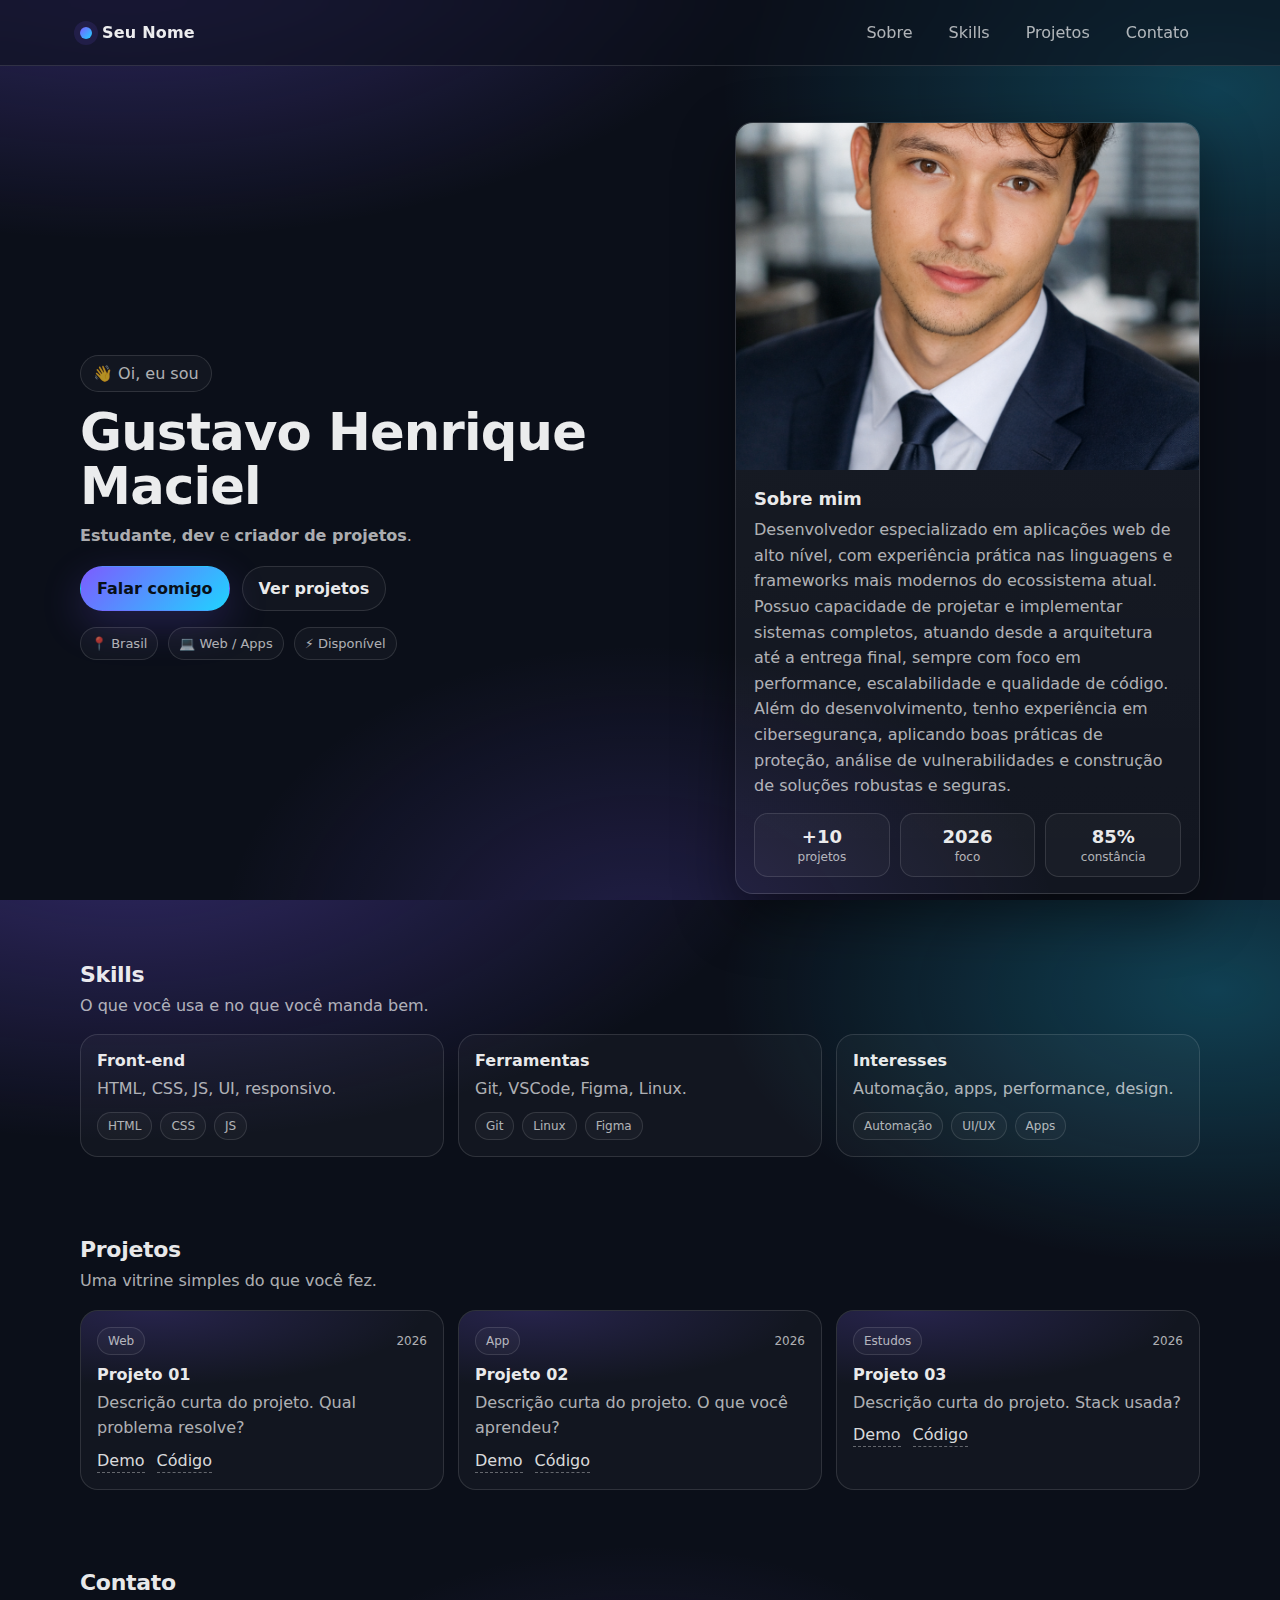
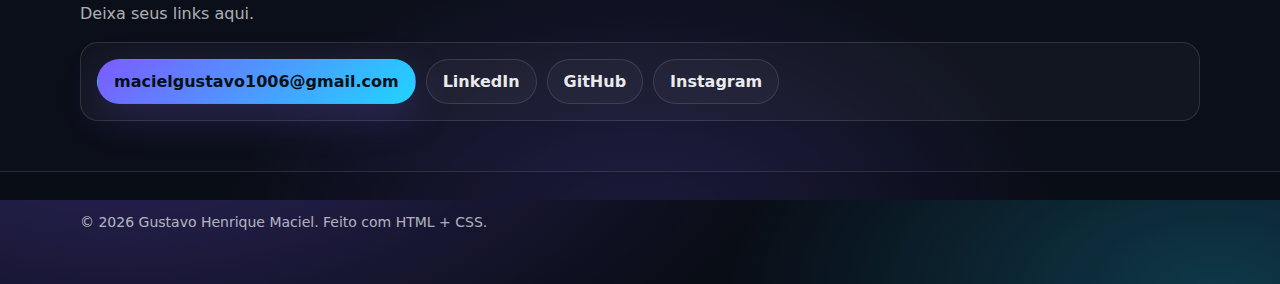
<file: index.html>
<!-- index.html -->
<!doctype html>
<html lang="pt-br">
<head>
  <meta charset="utf-8" />
  <meta name="viewport" content="width=device-width, initial-scale=1" />
  <title>Gustavo Henrique Maciel — Apresentação</title>
  <link rel="stylesheet" href="base.css" />
</head>

<body>
  <header class="topbar">
    <div class="container topbar__inner">
      <a class="brand" href="#">
        <span class="brand__dot"></span>
        <span class="brand__name">Seu Nome</span>
      </a>

      <nav class="nav">
        <a href="#sobre">Sobre</a>
        <a href="#skills">Skills</a>
        <a href="#projetos">Projetos</a>
        <a href="#contato">Contato</a>
      </nav>
    </div>
  </header>

  <main>
    <!-- HERO -->
    <section class="hero">
      <div class="container hero__grid">
        <div class="hero__content">
          <p class="tag">👋 Oi, eu sou</p>
          <h1 class="title">Gustavo Henrique Maciel</h1>
          <p class="subtitle">
             <b>Estudante</b>, <b>dev</b> e <b>criador de projetos</b>.
          </p>

          <div class="cta">
            <a class="btn btn--primary" href="#contato">Falar comigo</a>
            <a class="btn btn--ghost" href="#projetos">Ver projetos</a>
          </div>

          <div class="badges">
            <span class="badge">📍 Brasil</span>
            <span class="badge">💻 Web / Apps</span>
            <span class="badge">⚡ Disponível</span>
          </div>
        </div>

        <aside class="hero__card">
          <div class="photo">
            <!-- Troque pela sua imagem -->
            <img src="img/ChatGPT Image 23 de fev. de 2026, 17_01_27.png" alt="Foto de perfil" />
          </div>

          <div class="card__body" id="sobre">
            <h2 class="card__title">Sobre mim</h2>
            <p class="card__text">
              Desenvolvedor especializado em aplicações web de alto nível, com experiência prática nas linguagens e frameworks mais modernos do ecossistema atual. Possuo capacidade de projetar e implementar sistemas completos, atuando desde a arquitetura até a entrega final, sempre com foco em performance, escalabilidade e qualidade de código.

Além do desenvolvimento, tenho experiência em cibersegurança, aplicando boas práticas de proteção, análise de vulnerabilidades e construção de soluções robustas e seguras.
            </p>

            <div class="card__row">
              <div class="stat">
                <div class="stat__num">+10</div>
                <div class="stat__label">projetos</div>
              </div>
              <div class="stat">
                <div class="stat__num">2026</div>
                <div class="stat__label">foco</div>
              </div>
              <div class="stat">
                <div class="stat__num">85%</div>
                <div class="stat__label">constância</div>
              </div>
            </div>
          </div>
        </aside>
      </div>
    </section>

    <!-- SKILLS -->
    <section class="section" id="skills">
      <div class="container">
        <div class="section__head">
          <h2>Skills</h2>
          <p>O que você usa e no que você manda bem.</p>
        </div>

        <div class="grid grid--3">
          <div class="tile">
            <h3>Front-end</h3>
            <p>HTML, CSS, JS, UI, responsivo.</p>
            <div class="chips">
              <span class="chip">HTML</span>
              <span class="chip">CSS</span>
              <span class="chip">JS</span>
            </div>
          </div>

          <div class="tile">
            <h3>Ferramentas</h3>
            <p>Git, VSCode, Figma, Linux.</p>
            <div class="chips">
              <span class="chip">Git</span>
              <span class="chip">Linux</span>
              <span class="chip">Figma</span>
            </div>
          </div>

          <div class="tile">
            <h3>Interesses</h3>
            <p>Automação, apps, performance, design.</p>
            <div class="chips">
              <span class="chip">Automação</span>
              <span class="chip">UI/UX</span>
              <span class="chip">Apps</span>
            </div>
          </div>
        </div>
      </div>
    </section>

    <!-- PROJECTS -->
    <section class="section" id="projetos">
      <div class="container">
        <div class="section__head">
          <h2>Projetos</h2>
          <p>Uma vitrine simples do que você fez.</p>
        </div>

        <div class="grid grid--3">
          <article class="project">
            <div class="project__top">
              <span class="project__tag">Web</span>
              <span class="project__date">2026</span>
            </div>
            <h3>Projeto 01</h3>
            <p>Descrição curta do projeto. Qual problema resolve?</p>
            <div class="project__links">
              <a href="#" class="link">Demo</a>
              <a href="#" class="link">Código</a>
            </div>
          </article>

          <article class="project">
            <div class="project__top">
              <span class="project__tag">App</span>
              <span class="project__date">2026</span>
            </div>
            <h3>Projeto 02</h3>
            <p>Descrição curta do projeto. O que você aprendeu?</p>
            <div class="project__links">
              <a href="#" class="link">Demo</a>
              <a href="#" class="link">Código</a>
            </div>
          </article>

          <article class="project">
            <div class="project__top">
              <span class="project__tag">Estudos</span>
              <span class="project__date">2026</span>
            </div>
            <h3>Projeto 03</h3>
            <p>Descrição curta do projeto. Stack usada?</p>
            <div class="project__links">
              <a href="#" class="link">Demo</a>
              <a href="#" class="link">Código</a>
            </div>
          </article>
        </div>
      </div>
    </section>

    <!-- CONTACT -->
    <section class="section" id="contato">
      <div class="container contact">
        <div class="section__head">
          <h2>Contato</h2>
          <p>Deixa seus links aqui.</p>
        </div>

        <div class="contact__box">
          <a class="btn btn--primary" href="mailto:macielgustavo1006@gmail.com">macielgustavo1006@gmail.com</a>
          <a class="btn btn--ghost" href="#" target="_blank" rel="noreferrer">LinkedIn</a>
          <a class="btn btn--ghost" href="#" target="_blank" rel="noreferrer">GitHub</a>
          <a class="btn btn--ghost" href="#" target="_blank" rel="noreferrer">Instagram</a>
        </div>
      </div>
    </section>
  </main>

  <footer class="footer">
    <div class="container footer__inner">
      <p>© <span id="year"></span> Gustavo Henrique Maciel. Feito com HTML + CSS.</p>
    </div>
  </footer>

  <script>
    document.getElementById("year").textContent = new Date().getFullYear();
  </script>
</body>
</html>
</file>
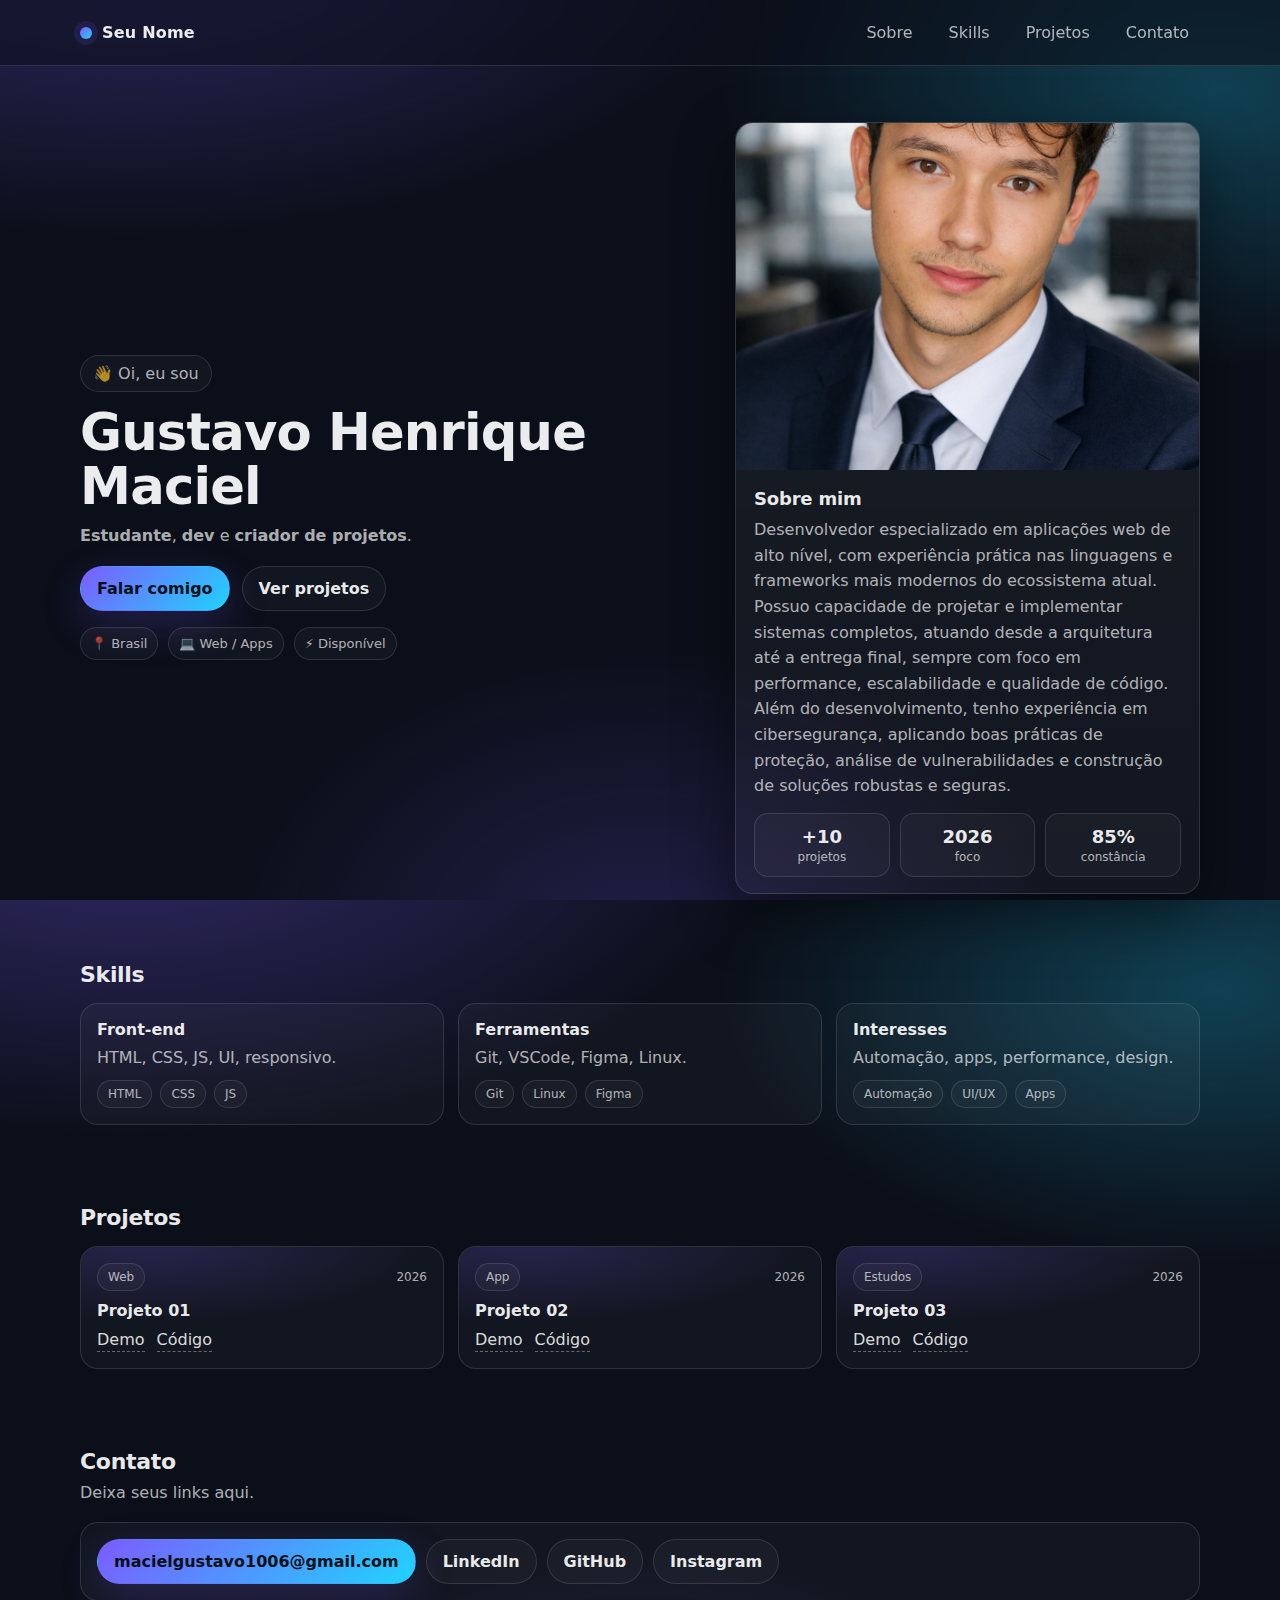
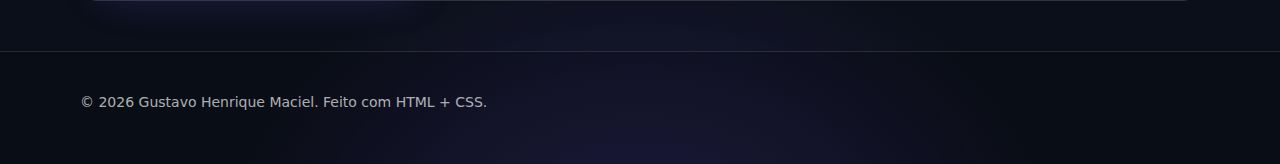
<file: 00_apresentacao/index.html>
<!-- index.html -->
<!doctype html>
<html lang="pt-br">
<head>
  <meta charset="utf-8" />
  <meta name="viewport" content="width=device-width, initial-scale=1" />
  <title>Gustavo Henrique Maciel — Apresentação</title>
  <link rel="stylesheet" href="style.css" />
</head>

<body>
  <header class="topbar">
    <div class="container topbar__inner">
      <a class="brand" href="#">
        <span class="brand__dot"></span>
        <span class="brand__name">Seu Nome</span>
      </a>

      <nav class="nav">
        <a href="#sobre">Sobre</a>
        <a href="#skills">Skills</a>
        <a href="#projetos">Projetos</a>
        <a href="#contato">Contato</a>
      </nav>
    </div>
  </header>

  <main>
    <!-- HERO -->
    <section class="hero">
      <div class="container hero__grid">
        <div class="hero__content">
          <p class="tag">👋 Oi, eu sou</p>
          <h1 class="title">Gustavo Henrique Maciel</h1>
          <p class="subtitle">
             <b>Estudante</b>, <b>dev</b> e <b>criador de projetos</b>.
          </p>

          <div class="cta">
            <a class="btn btn--primary" href="#contato">Falar comigo</a>
            <a class="btn btn--ghost" href="#projetos">Ver projetos</a>
          </div>

          <div class="badges">
            <span class="badge">📍 Brasil</span>
            <span class="badge">💻 Web / Apps</span>
            <span class="badge">⚡ Disponível</span>
          </div>
        </div>

        <aside class="hero__card">
          <div class="photo">
            <!-- Troque pela sua imagem -->
            <img src="imgs/ChatGPT Image 23 de fev. de 2026, 17_01_27.png" alt="Foto de perfil" />
          </div>

          <div class="card__body" id="sobre">
            <h2 class="card__title">Sobre mim</h2>
            <p class="card__text">
              Desenvolvedor especializado em aplicações web de alto nível, com experiência prática nas linguagens e frameworks mais modernos do ecossistema atual. Possuo capacidade de projetar e implementar sistemas completos, atuando desde a arquitetura até a entrega final, sempre com foco em performance, escalabilidade e qualidade de código.

Além do desenvolvimento, tenho experiência em cibersegurança, aplicando boas práticas de proteção, análise de vulnerabilidades e construção de soluções robustas e seguras.
            </p>

            <div class="card__row">
              <div class="stat">
                <div class="stat__num">+10</div>
                <div class="stat__label">projetos</div>
              </div>
              <div class="stat">
                <div class="stat__num">2026</div>
                <div class="stat__label">foco</div>
              </div>
              <div class="stat">
                <div class="stat__num">85%</div>
                <div class="stat__label">constância</div>
              </div>
            </div>
          </div>
        </aside>
      </div>
    </section>

    <!-- SKILLS -->
    <section class="section" id="skills">
      <div class="container">
        <div class="section__head">
          <h2>Skills</h2>
          <p></p>
        </div>

        <div class="grid grid--3">
          <div class="tile">
            <h3>Front-end</h3>
            <p>HTML, CSS, JS, UI, responsivo.</p>
            <div class="chips">
              <span class="chip">HTML</span>
              <span class="chip">CSS</span>
              <span class="chip">JS</span>
            </div>
          </div>

          <div class="tile">
            <h3>Ferramentas</h3>
            <p>Git, VSCode, Figma, Linux.</p>
            <div class="chips">
              <span class="chip">Git</span>
              <span class="chip">Linux</span>
              <span class="chip">Figma</span>
            </div>
          </div>

          <div class="tile">
            <h3>Interesses</h3>
            <p>Automação, apps, performance, design.</p>
            <div class="chips">
              <span class="chip">Automação</span>
              <span class="chip">UI/UX</span>
              <span class="chip">Apps</span>
            </div>
          </div>
        </div>
      </div>
    </section>

    <!-- PROJECTS -->
    <section class="section" id="projetos">
      <div class="container">
        <div class="section__head">
          <h2>Projetos</h2>
          <p></p>
        </div>

        <div class="grid grid--3">
          <article class="project">
            <div class="project__top">
              <span class="project__tag">Web</span>
              <span class="project__date">2026</span>
            </div>
            <h3>Projeto 01</h3>
            <p></p>
            <div class="project__links">
              <a href="#" class="link">Demo</a>
              <a href="#" class="link">Código</a>
            </div>
          </article>

          <article class="project">
            <div class="project__top">
              <span class="project__tag">App</span>
              <span class="project__date">2026</span>
            </div>
            <h3>Projeto 02</h3>
            <p></p>
            <div class="project__links">
              <a href="#" class="link">Demo</a>
              <a href="#" class="link">Código</a>
            </div>
          </article>

          <article class="project">
            <div class="project__top">
              <span class="project__tag">Estudos</span>
              <span class="project__date">2026</span>
            </div>
            <h3>Projeto 03</h3>
            <p></p>
            <div class="project__links">
              <a href="#" class="link">Demo</a>
              <a href="#" class="link">Código</a>
            </div>
          </article>
        </div>
      </div>
    </section>

    <!-- CONTACT -->
    <section class="section" id="contato">
      <div class="container contact">
        <div class="section__head">
          <h2>Contato</h2>
          <p>Deixa seus links aqui.</p>
        </div>

        <div class="contact__box">
          <a class="btn btn--primary" href="mailto:macielgustavo1006@gmail.com">macielgustavo1006@gmail.com</a>
          <a class="btn btn--ghost" href="#" target="_blank" rel="noreferrer">LinkedIn</a>
          <a class="btn btn--ghost" href="#" target="_blank" rel="noreferrer">GitHub</a>
          <a class="btn btn--ghost" href="#" target="_blank" rel="noreferrer">Instagram</a>
        </div>
      </div>
    </section>
  </main>

  <footer class="footer">
    <div class="container footer__inner">
      <p>© <span id="year"></span> Gustavo Henrique Maciel. Feito com HTML + CSS.</p>
    </div>
  </footer>

  <script>
    document.getElementById("year").textContent = new Date().getFullYear();
  </script>
</body>
</html>
</file>
<file: base.css>
/* style.css */
:root{
  --bg: #0b0f19;
  --card: rgba(255,255,255,.06);
  --card2: rgba(255,255,255,.08);
  --text: rgba(255,255,255,.92);
  --muted: rgba(255,255,255,.68);
  --line: rgba(255,255,255,.12);
  --accent: #7c5cff;
  --accent2: #20d3ff;
  --shadow: 0 20px 60px rgba(0,0,0,.45);
  --radius: 18px;
}

*{ box-sizing: border-box; }
html,body{ height: 100%; }
body{
  margin: 0;
  font-family: ui-sans-serif, system-ui, -apple-system, Segoe UI, Roboto, Arial, "Noto Sans", "Helvetica Neue", sans-serif;
  color: var(--text);
  background:
    radial-gradient(1200px 600px at 10% -10%, rgba(124,92,255,.35), transparent 55%),
    radial-gradient(900px 500px at 95% 10%, rgba(32,211,255,.25), transparent 55%),
    radial-gradient(700px 500px at 50% 105%, rgba(124,92,255,.20), transparent 60%),
    var(--bg);
}

a{ color: inherit; text-decoration: none; }

.container{
  width: min(1120px, calc(100% - 40px));
  margin-inline: auto;
}

.topbar{
  position: sticky;
  top: 0;
  z-index: 50;
  backdrop-filter: blur(14px);
  background: rgba(11,15,25,.55);
  border-bottom: 1px solid var(--line);
}

.topbar__inner{
  display: flex;
  align-items: center;
  justify-content: space-between;
  padding: 14px 0;
  gap: 16px;
}

.brand{
  display: inline-flex;
  align-items: center;
  gap: 10px;
}

.brand__dot{
  width: 12px;
  height: 12px;
  border-radius: 999px;
  background: linear-gradient(135deg, var(--accent), var(--accent2));
  box-shadow: 0 0 0 6px rgba(124,92,255,.12);
}

.brand__name{
  font-weight: 700;
  letter-spacing: .2px;
}

.nav{
  display: flex;
  gap: 14px;
  flex-wrap: wrap;
  justify-content: flex-end;
}

.nav a{
  padding: 8px 10px;
  border-radius: 999px;
  color: var(--muted);
  border: 1px solid transparent;
  transition: .2s ease;
}
.nav a:hover{
  color: var(--text);
  border-color: var(--line);
  background: rgba(255,255,255,.04);
}

.hero{
  padding: 56px 0 28px;
}

.hero__grid{
  display: grid;
  grid-template-columns: 1.15fr .85fr;
  gap: 26px;
  align-items: center;
}

.tag{
  display: inline-flex;
  width: fit-content;
  padding: 8px 12px;
  border-radius: 999px;
  border: 1px solid var(--line);
  background: rgba(255,255,255,.03);
  color: var(--muted);
  margin: 0 0 14px;
}

.title{
  font-size: clamp(34px, 4vw, 56px);
  line-height: 1.04;
  letter-spacing: -0.8px;
  margin: 0 0 10px;
}

.subtitle{
  margin: 0 0 18px;
  color: var(--muted);
  font-size: 16px;
  line-height: 1.6;
  max-width: 56ch;
}

.cta{
  display: flex;
  gap: 12px;
  flex-wrap: wrap;
  margin: 18px 0 16px;
}

.btn{
  display: inline-flex;
  align-items: center;
  justify-content: center;
  padding: 12px 16px;
  border-radius: 999px;
  border: 1px solid var(--line);
  background: rgba(255,255,255,.03);
  color: var(--text);
  transition: .2s ease;
  font-weight: 650;
}

.btn--primary{
  border-color: transparent;
  background: linear-gradient(135deg, var(--accent), var(--accent2));
  color: #081018;
  box-shadow: 0 14px 40px rgba(124,92,255,.22);
}
.btn--primary:hover{ transform: translateY(-1px); }

.btn--ghost:hover{
  background: rgba(255,255,255,.06);
  border-color: rgba(255,255,255,.18);
  transform: translateY(-1px);
}

.badges{
  display: flex;
  gap: 10px;
  flex-wrap: wrap;
  margin-top: 14px;
}

.badge{
  font-size: 13px;
  color: var(--muted);
  padding: 8px 10px;
  border-radius: 999px;
  border: 1px solid var(--line);
  background: rgba(255,255,255,.03);
}

.hero__card{
  border: 1px solid var(--line);
  border-radius: var(--radius);
  background: linear-gradient(180deg, rgba(255,255,255,.06), rgba(255,255,255,.03));
  box-shadow: var(--shadow);
  overflow: hidden;
}

.photo{
  aspect-ratio: 16/12;
  background: rgba(255,255,255,.03);
  position: relative;
}
.photo img{
  width: 100%;
  height: 100%;
  object-fit: cover;
  display: block;
  filter: saturate(1.05) contrast(1.02);
}

.card__body{
  padding: 18px 18px 16px;
}

.card__title{
  margin: 0 0 8px;
  font-size: 18px;
  letter-spacing: -.2px;
}
.card__text{
  margin: 0 0 14px;
  color: var(--muted);
  line-height: 1.6;
}

.card__row{
  display: grid;
  grid-template-columns: repeat(3, 1fr);
  gap: 10px;
}

.stat{
  border: 1px solid var(--line);
  background: rgba(255,255,255,.03);
  border-radius: 14px;
  padding: 12px 10px;
  text-align: center;
}
.stat__num{
  font-size: 18px;
  font-weight: 800;
}
.stat__label{
  font-size: 12px;
  color: var(--muted);
  margin-top: 3px;
}

.section{
  padding: 40px 0;
}

.section__head{
  margin-bottom: 16px;
}
.section__head h2{
  margin: 0 0 6px;
  font-size: 22px;
  letter-spacing: -.3px;
}
.section__head p{
  margin: 0;
  color: var(--muted);
  line-height: 1.6;
}

.grid{
  display: grid;
  gap: 14px;
}
.grid--3{
  grid-template-columns: repeat(3, 1fr);
}

.tile, .project, .contact__box{
  border: 1px solid var(--line);
  background: rgba(255,255,255,.03);
  border-radius: var(--radius);
  padding: 16px;
}

.tile h3, .project h3{
  margin: 0 0 6px;
  font-size: 16px;
}
.tile p, .project p{
  margin: 0 0 10px;
  color: var(--muted);
  line-height: 1.6;
}

.chips{
  display: flex;
  flex-wrap: wrap;
  gap: 8px;
}
.chip{
  font-size: 12px;
  color: var(--muted);
  padding: 6px 10px;
  border-radius: 999px;
  border: 1px solid var(--line);
  background: rgba(255,255,255,.03);
}

.project{
  position: relative;
  overflow: hidden;
}
.project::before{
  content:"";
  position:absolute;
  inset:-2px;
  background: radial-gradient(500px 140px at 20% 0%, rgba(124,92,255,.22), transparent 55%);
  pointer-events:none;
  opacity:.9;
}
.project > *{ position: relative; }

.project__top{
  display: flex;
  align-items: center;
  justify-content: space-between;
  margin-bottom: 10px;
}
.project__tag{
  font-size: 12px;
  padding: 6px 10px;
  border-radius: 999px;
  border: 1px solid var(--line);
  background: rgba(255,255,255,.03);
  color: var(--muted);
}
.project__date{
  font-size: 12px;
  color: var(--muted);
}

.project__links{
  display:flex;
  gap: 12px;
  margin-top: 10px;
}
.link{
  color: rgba(255,255,255,.85);
  border-bottom: 1px dashed rgba(255,255,255,.35);
  padding-bottom: 2px;
}
.link:hover{
  border-bottom-style: solid;
}

.contact{
  padding-bottom: 10px;
}
.contact__box{
  display: flex;
  flex-wrap: wrap;
  gap: 10px;
}

.footer{
  padding: 28px 0 40px;
  border-top: 1px solid var(--line);
  background: rgba(0,0,0,.12);
}
.footer__inner{
  color: var(--muted);
  font-size: 14px;
}

/* Responsivo */
@media (max-width: 920px){
  .hero__grid{ grid-template-columns: 1fr; }
  .grid--3{ grid-template-columns: 1fr; }
}
</file>
<file: 00_apresentacao/style.css>
/* style.css */
:root{
  --bg: #0b0f19;
  --card: rgba(255,255,255,.06);
  --card2: rgba(255,255,255,.08);
  --text: rgba(255,255,255,.92);
  --muted: rgba(255,255,255,.68);
  --line: rgba(255,255,255,.12);
  --accent: #7c5cff;
  --accent2: #20d3ff;
  --shadow: 0 20px 60px rgba(0,0,0,.45);
  --radius: 18px;
}

*{ box-sizing: border-box; }
html,body{ height: 100%; }
body{
  margin: 0;
  font-family: ui-sans-serif, system-ui, -apple-system, Segoe UI, Roboto, Arial, "Noto Sans", "Helvetica Neue", sans-serif;
  color: var(--text);
  background:
    radial-gradient(1200px 600px at 10% -10%, rgba(124,92,255,.35), transparent 55%),
    radial-gradient(900px 500px at 95% 10%, rgba(32,211,255,.25), transparent 55%),
    radial-gradient(700px 500px at 50% 105%, rgba(124,92,255,.20), transparent 60%),
    var(--bg);
}

a{ color: inherit; text-decoration: none; }

.container{
  width: min(1120px, calc(100% - 40px));
  margin-inline: auto;
}

.topbar{
  position: sticky;
  top: 0;
  z-index: 50;
  backdrop-filter: blur(14px);
  background: rgba(11,15,25,.55);
  border-bottom: 1px solid var(--line);
}

.topbar__inner{
  display: flex;
  align-items: center;
  justify-content: space-between;
  padding: 14px 0;
  gap: 16px;
}

.brand{
  display: inline-flex;
  align-items: center;
  gap: 10px;
}

.brand__dot{
  width: 12px;
  height: 12px;
  border-radius: 999px;
  background: linear-gradient(135deg, var(--accent), var(--accent2));
  box-shadow: 0 0 0 6px rgba(124,92,255,.12);
}

.brand__name{
  font-weight: 700;
  letter-spacing: .2px;
}

.nav{
  display: flex;
  gap: 14px;
  flex-wrap: wrap;
  justify-content: flex-end;
}

.nav a{
  padding: 8px 10px;
  border-radius: 999px;
  color: var(--muted);
  border: 1px solid transparent;
  transition: .2s ease;
}
.nav a:hover{
  color: var(--text);
  border-color: var(--line);
  background: rgba(255,255,255,.04);
}

.hero{
  padding: 56px 0 28px;
}

.hero__grid{
  display: grid;
  grid-template-columns: 1.15fr .85fr;
  gap: 26px;
  align-items: center;
}

.tag{
  display: inline-flex;
  width: fit-content;
  padding: 8px 12px;
  border-radius: 999px;
  border: 1px solid var(--line);
  background: rgba(255,255,255,.03);
  color: var(--muted);
  margin: 0 0 14px;
}

.title{
  font-size: clamp(34px, 4vw, 56px);
  line-height: 1.04;
  letter-spacing: -0.8px;
  margin: 0 0 10px;
}

.subtitle{
  margin: 0 0 18px;
  color: var(--muted);
  font-size: 16px;
  line-height: 1.6;
  max-width: 56ch;
}

.cta{
  display: flex;
  gap: 12px;
  flex-wrap: wrap;
  margin: 18px 0 16px;
}

.btn{
  display: inline-flex;
  align-items: center;
  justify-content: center;
  padding: 12px 16px;
  border-radius: 999px;
  border: 1px solid var(--line);
  background: rgba(255,255,255,.03);
  color: var(--text);
  transition: .2s ease;
  font-weight: 650;
}

.btn--primary{
  border-color: transparent;
  background: linear-gradient(135deg, var(--accent), var(--accent2));
  color: #081018;
  box-shadow: 0 14px 40px rgba(124,92,255,.22);
}
.btn--primary:hover{ transform: translateY(-1px); }

.btn--ghost:hover{
  background: rgba(255,255,255,.06);
  border-color: rgba(255,255,255,.18);
  transform: translateY(-1px);
}

.badges{
  display: flex;
  gap: 10px;
  flex-wrap: wrap;
  margin-top: 14px;
}

.badge{
  font-size: 13px;
  color: var(--muted);
  padding: 8px 10px;
  border-radius: 999px;
  border: 1px solid var(--line);
  background: rgba(255,255,255,.03);
}

.hero__card{
  border: 1px solid var(--line);
  border-radius: var(--radius);
  background: linear-gradient(180deg, rgba(255,255,255,.06), rgba(255,255,255,.03));
  box-shadow: var(--shadow);
  overflow: hidden;
}

.photo{
  aspect-ratio: 16/12;
  background: rgba(255,255,255,.03);
  position: relative;
}
.photo img{
  width: 100%;
  height: 100%;
  object-fit: cover;
  display: block;
  filter: saturate(1.05) contrast(1.02);
}

.card__body{
  padding: 18px 18px 16px;
}

.card__title{
  margin: 0 0 8px;
  font-size: 18px;
  letter-spacing: -.2px;
}
.card__text{
  margin: 0 0 14px;
  color: var(--muted);
  line-height: 1.6;
}

.card__row{
  display: grid;
  grid-template-columns: repeat(3, 1fr);
  gap: 10px;
}

.stat{
  border: 1px solid var(--line);
  background: rgba(255,255,255,.03);
  border-radius: 14px;
  padding: 12px 10px;
  text-align: center;
}
.stat__num{
  font-size: 18px;
  font-weight: 800;
}
.stat__label{
  font-size: 12px;
  color: var(--muted);
  margin-top: 3px;
}

.section{
  padding: 40px 0;
}

.section__head{
  margin-bottom: 16px;
}
.section__head h2{
  margin: 0 0 6px;
  font-size: 22px;
  letter-spacing: -.3px;
}
.section__head p{
  margin: 0;
  color: var(--muted);
  line-height: 1.6;
}

.grid{
  display: grid;
  gap: 14px;
}
.grid--3{
  grid-template-columns: repeat(3, 1fr);
}

.tile, .project, .contact__box{
  border: 1px solid var(--line);
  background: rgba(255,255,255,.03);
  border-radius: var(--radius);
  padding: 16px;
}

.tile h3, .project h3{
  margin: 0 0 6px;
  font-size: 16px;
}
.tile p, .project p{
  margin: 0 0 10px;
  color: var(--muted);
  line-height: 1.6;
}

.chips{
  display: flex;
  flex-wrap: wrap;
  gap: 8px;
}
.chip{
  font-size: 12px;
  color: var(--muted);
  padding: 6px 10px;
  border-radius: 999px;
  border: 1px solid var(--line);
  background: rgba(255,255,255,.03);
}

.project{
  position: relative;
  overflow: hidden;
}
.project::before{
  content:"";
  position:absolute;
  inset:-2px;
  background: radial-gradient(500px 140px at 20% 0%, rgba(124,92,255,.22), transparent 55%);
  pointer-events:none;
  opacity:.9;
}
.project > *{ position: relative; }

.project__top{
  display: flex;
  align-items: center;
  justify-content: space-between;
  margin-bottom: 10px;
}
.project__tag{
  font-size: 12px;
  padding: 6px 10px;
  border-radius: 999px;
  border: 1px solid var(--line);
  background: rgba(255,255,255,.03);
  color: var(--muted);
}
.project__date{
  font-size: 12px;
  color: var(--muted);
}

.project__links{
  display:flex;
  gap: 12px;
  margin-top: 10px;
}
.link{
  color: rgba(255,255,255,.85);
  border-bottom: 1px dashed rgba(255,255,255,.35);
  padding-bottom: 2px;
}
.link:hover{
  border-bottom-style: solid;
}

.contact{
  padding-bottom: 10px;
}
.contact__box{
  display: flex;
  flex-wrap: wrap;
  gap: 10px;
}

.footer{
  padding: 28px 0 40px;
  border-top: 1px solid var(--line);
  background: rgba(0,0,0,.12);
}
.footer__inner{
  color: var(--muted);
  font-size: 14px;
}

/* Responsivo */
@media (max-width: 920px){
  .hero__grid{ grid-template-columns: 1fr; }
  .grid--3{ grid-template-columns: 1fr; }
}
</file>
